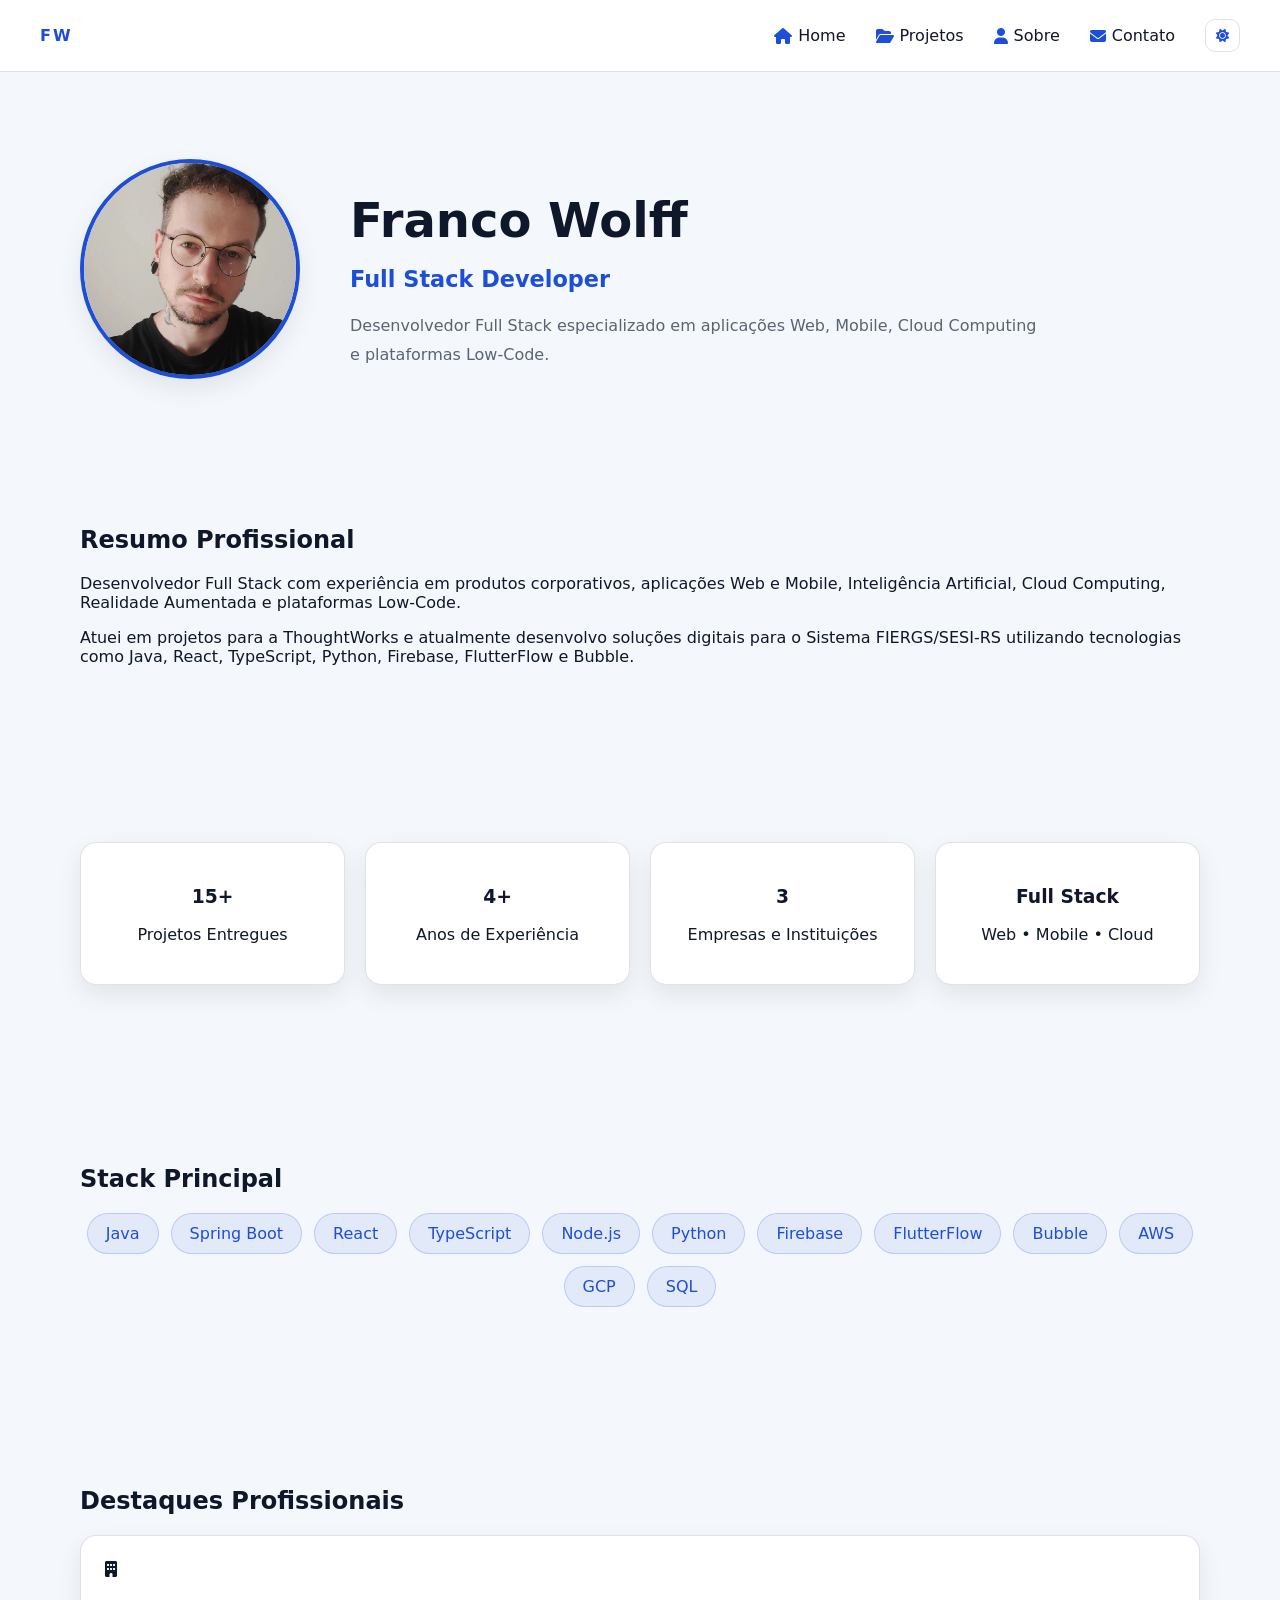
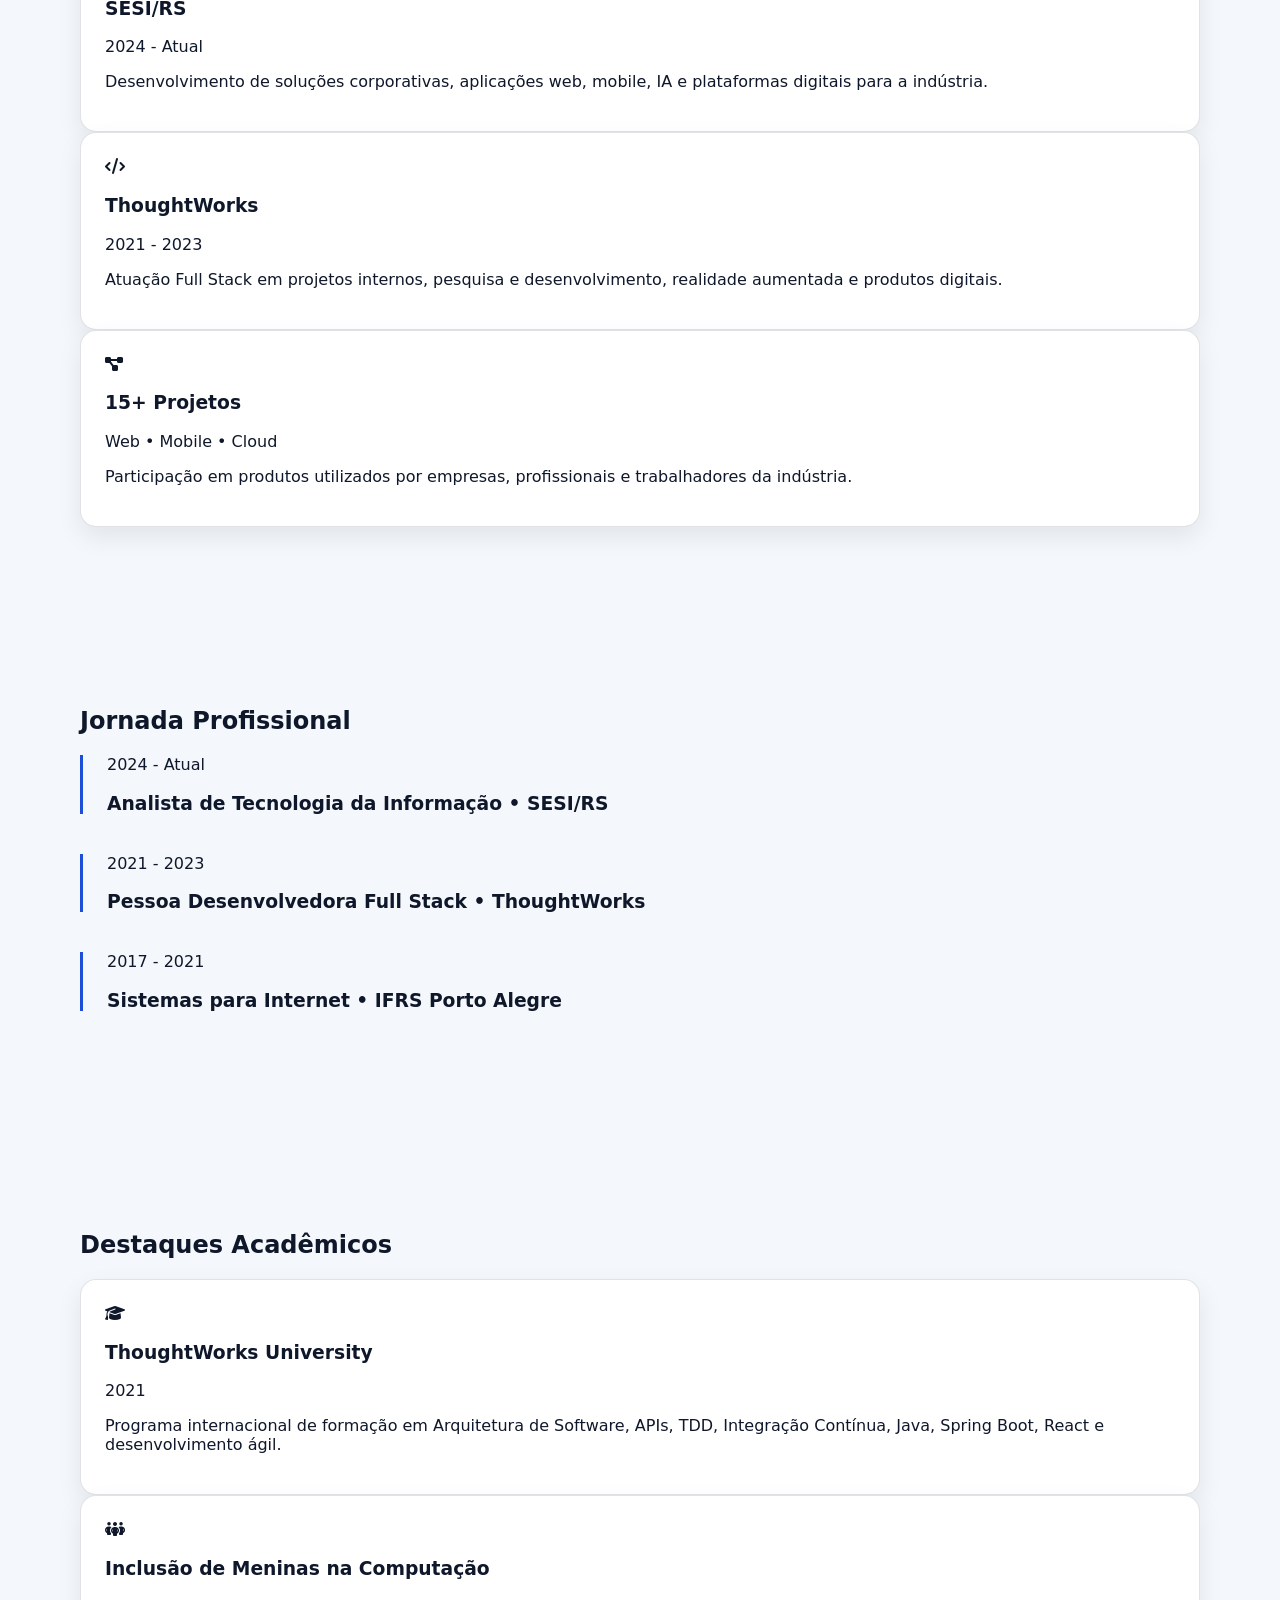
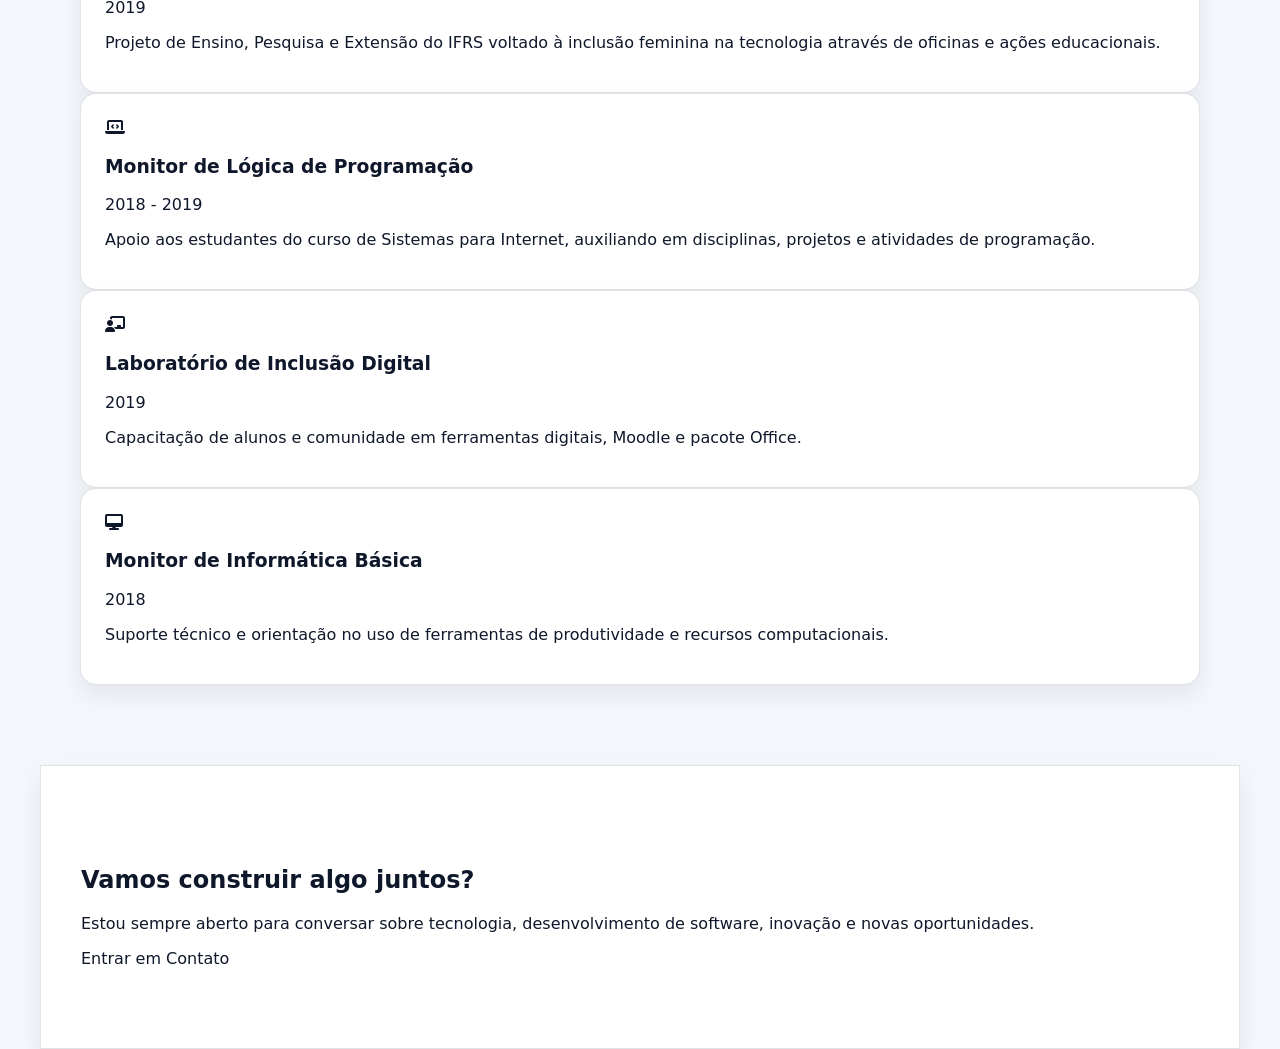
<file: about.html>
<!DOCTYPE html>
<html lang="pt-br">
<head>
    <meta charset="UTF-8">
    <meta name="viewport" content="width=device-width, initial-scale=1.0">

    <title>Sobre | Franco Wolff</title>

    <link rel="stylesheet" href="./css/global.css">
    <link rel="stylesheet" href="./css/about.css">

    <link rel="stylesheet"
        href="https://cdnjs.cloudflare.com/ajax/libs/font-awesome/6.5.0/css/all.min.css">
</head>
<body>

<div id="navbar"></div>

<section class="about-hero">

    <img
        src="./assets/images/profile.jpg"
        alt="Franco Wolff">

    <div class="about-content">

        <h1>Franco Wolff</h1>

        <h2>Full Stack Developer</h2>

        <p>
            Desenvolvedor Full Stack especializado em aplicações Web,
            Mobile, Cloud Computing e plataformas Low-Code.
        </p>

    </div>

</section>

<section class="about">

    <h2>Resumo Profissional</h2>

    <p class="hero-description">
        Desenvolvedor Full Stack com experiência em produtos corporativos,
        aplicações Web e Mobile, Inteligência Artificial, Cloud Computing,
        Realidade Aumentada e plataformas Low-Code.
    </p>

    <p class="hero-description">
        Atuei em projetos para a ThoughtWorks e atualmente desenvolvo
        soluções digitais para o Sistema FIERGS/SESI-RS utilizando
        tecnologias como Java, React, TypeScript, Python, Firebase,
        FlutterFlow e Bubble.
    </p>

</section>

<section class="metrics">

    <div class="metric-card">
        <h3>15+</h3>
        <p>Projetos Entregues</p>
    </div>

    <div class="metric-card">
        <h3>4+</h3>
        <p>Anos de Experiência</p>
    </div>

    <div class="metric-card">
        <h3>3</h3>
        <p>Empresas e Instituições</p>
    </div>

    <div class="metric-card">
        <h3>Full Stack</h3>
        <p>Web • Mobile • Cloud</p>
    </div>

</section>

<section class="skills">

    <h2>Stack Principal</h2>

    <div class="skills-grid">

        <span>Java</span>
        <span>Spring Boot</span>
        <span>React</span>
        <span>TypeScript</span>
        <span>Node.js</span>
        <span>Python</span>
        <span>Firebase</span>
        <span>FlutterFlow</span>
        <span>Bubble</span>
        <span>AWS</span>
        <span>GCP</span>
        <span>SQL</span>

    </div>

</section>

<section class="career">

    <h2>Destaques Profissionais</h2>

    <div class="highlights-grid">

        <div class="highlight-card">

            <i class="fa-solid fa-building"></i>

            <h3>SESI/RS</h3>

            <span>2024 - Atual</span>

            <p>
                Desenvolvimento de soluções corporativas,
                aplicações web, mobile, IA e plataformas
                digitais para a indústria.
            </p>

        </div>

        <div class="highlight-card">

            <i class="fa-solid fa-code"></i>

            <h3>ThoughtWorks</h3>

            <span>2021 - 2023</span>

            <p>
                Atuação Full Stack em projetos internos,
                pesquisa e desenvolvimento, realidade
                aumentada e produtos digitais.
            </p>

        </div>

        <div class="highlight-card">

            <i class="fa-solid fa-diagram-project"></i>

            <h3>15+ Projetos</h3>

            <span>Web • Mobile • Cloud</span>

            <p>
                Participação em produtos utilizados por
                empresas, profissionais e trabalhadores
                da indústria.
            </p>

        </div>

    </div>

</section>

<section class="timeline">

    <h2>Jornada Profissional</h2>

    <div class="timeline-item">

        <span>2024 - Atual</span>

        <h3>
            Analista de Tecnologia da Informação
            • SESI/RS
        </h3>

    </div>

    <div class="timeline-item">

        <span>2021 - 2023</span>

        <h3>
            Pessoa Desenvolvedora Full Stack
            • ThoughtWorks
        </h3>

    </div>

    <div class="timeline-item">

        <span>2017 - 2021</span>

        <h3>
            Sistemas para Internet
            • IFRS Porto Alegre
        </h3>

    </div>

</section>

<section class="highlights">

    <h2>Destaques Acadêmicos</h2>

    <div class="highlights-grid">

        <div class="highlight-card">

            <i class="fa-solid fa-graduation-cap"></i>

            <h3>ThoughtWorks University</h3>

            <span>2021</span>

            <p>
                Programa internacional de formação em
                Arquitetura de Software, APIs, TDD,
                Integração Contínua, Java, Spring Boot,
                React e desenvolvimento ágil.
            </p>

        </div>

        <div class="highlight-card">

            <i class="fa-solid fa-people-group"></i>

            <h3>Inclusão de Meninas na Computação</h3>

            <span>2019</span>

            <p>
                Projeto de Ensino, Pesquisa e Extensão
                do IFRS voltado à inclusão feminina na
                tecnologia através de oficinas e ações
                educacionais.
            </p>

        </div>

        <div class="highlight-card">

            <i class="fa-solid fa-laptop-code"></i>

            <h3>Monitor de Lógica de Programação</h3>

            <span>2018 - 2019</span>

            <p>
                Apoio aos estudantes do curso de Sistemas
                para Internet, auxiliando em disciplinas,
                projetos e atividades de programação.
            </p>

        </div>

        <div class="highlight-card">

            <i class="fa-solid fa-chalkboard-user"></i>

            <h3>Laboratório de Inclusão Digital</h3>

            <span>2019</span>

            <p>
                Capacitação de alunos e comunidade em
                ferramentas digitais, Moodle e pacote
                Office.
            </p>

        </div>

        <div class="highlight-card">

            <i class="fa-solid fa-desktop"></i>

            <h3>Monitor de Informática Básica</h3>

            <span>2018</span>

            <p>
                Suporte técnico e orientação no uso de
                ferramentas de produtividade e recursos
                computacionais.
            </p>

        </div>

    </div>

</section>

<section class="about-cta">

    <h2>Vamos construir algo juntos?</h2>

    <p>
        Estou sempre aberto para conversar sobre
        tecnologia, desenvolvimento de software,
        inovação e novas oportunidades.
    </p>

    <a
        href="contact.html"
        class="cta-button">

        Entrar em Contato

    </a>

</section>

<script src="./js/components.js"></script>
<script>
  loadComponent("#navbar", "./components/navbar.html");
</script>

</body>
</html>
</file>
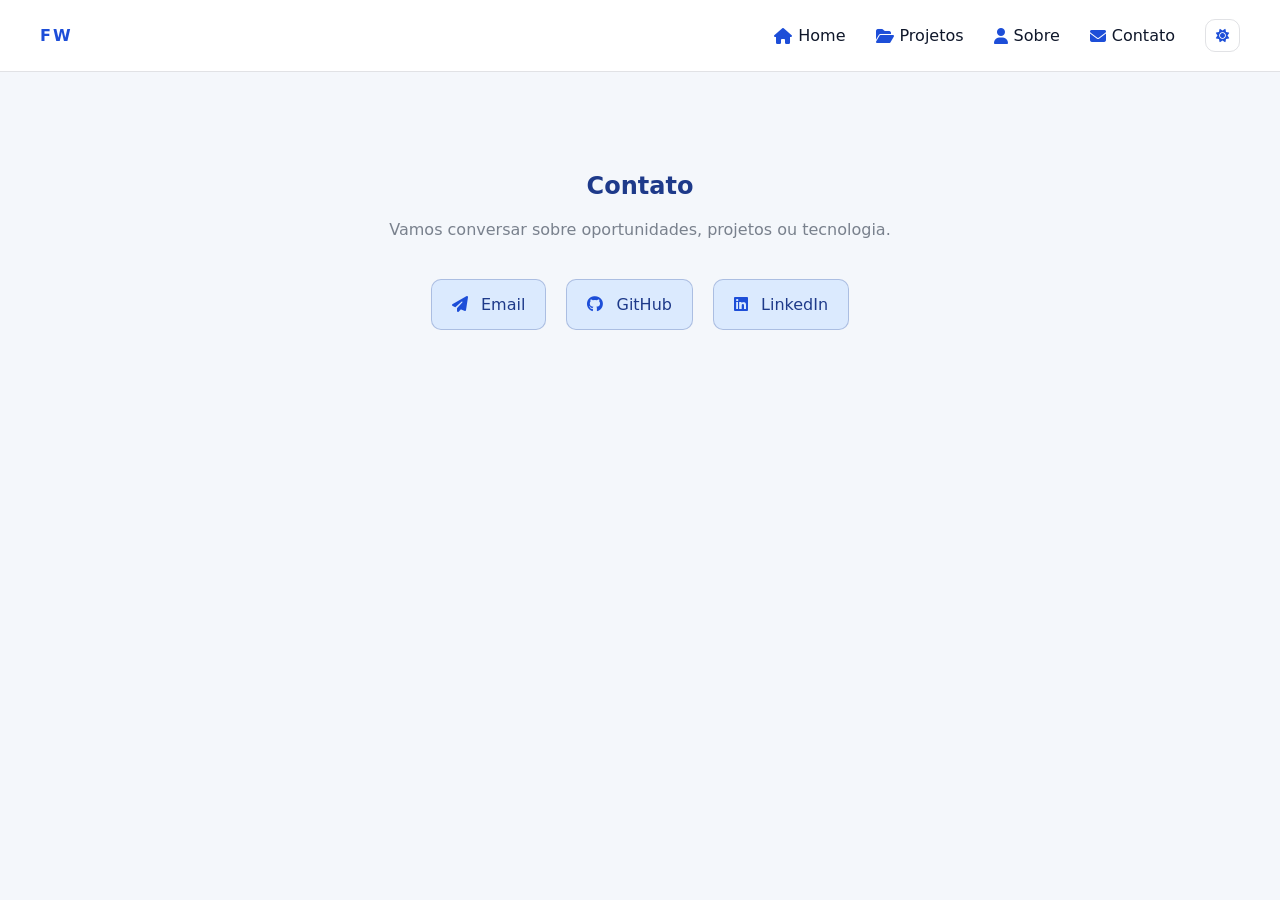
<file: contact.html>
<!DOCTYPE html>
<html lang="pt-br">
<head>
  <meta charset="UTF-8">
  <meta name="viewport" content="width=device-width, initial-scale=1.0">
  <title>Contato | Franco Wolff</title>

  <link rel="stylesheet" href="./css/global.css">
  <link rel="stylesheet" href="./css/contact.css">
  <link rel="stylesheet" href="https://cdnjs.cloudflare.com/ajax/libs/font-awesome/6.5.0/css/all.min.css">
</head>
<body>

<div id="navbar"></div>

<section class="contact">
  <h1>Contato</h1>

  <p>Vamos conversar sobre oportunidades, projetos ou tecnologia.</p>

  <div class="contact-box">
    <a href="mailto:francofwolff@gmail.com">
      <i class="fa-solid fa-paper-plane"></i> Email
    </a>

    <a href="https://github.com/ffwolff" target="_blank">
      <i class="fa-brands fa-github"></i> GitHub
    </a>

    <a href="https://linkedin.com/in/ffwolff" target="_blank">
      <i class="fa-brands fa-linkedin"></i> LinkedIn
    </a>
  </div>
</section>

<script src="./js/components.js"></script>
<script>
  loadComponent("#navbar", "./components/navbar.html");
</script>
</body>
</html>
</file>
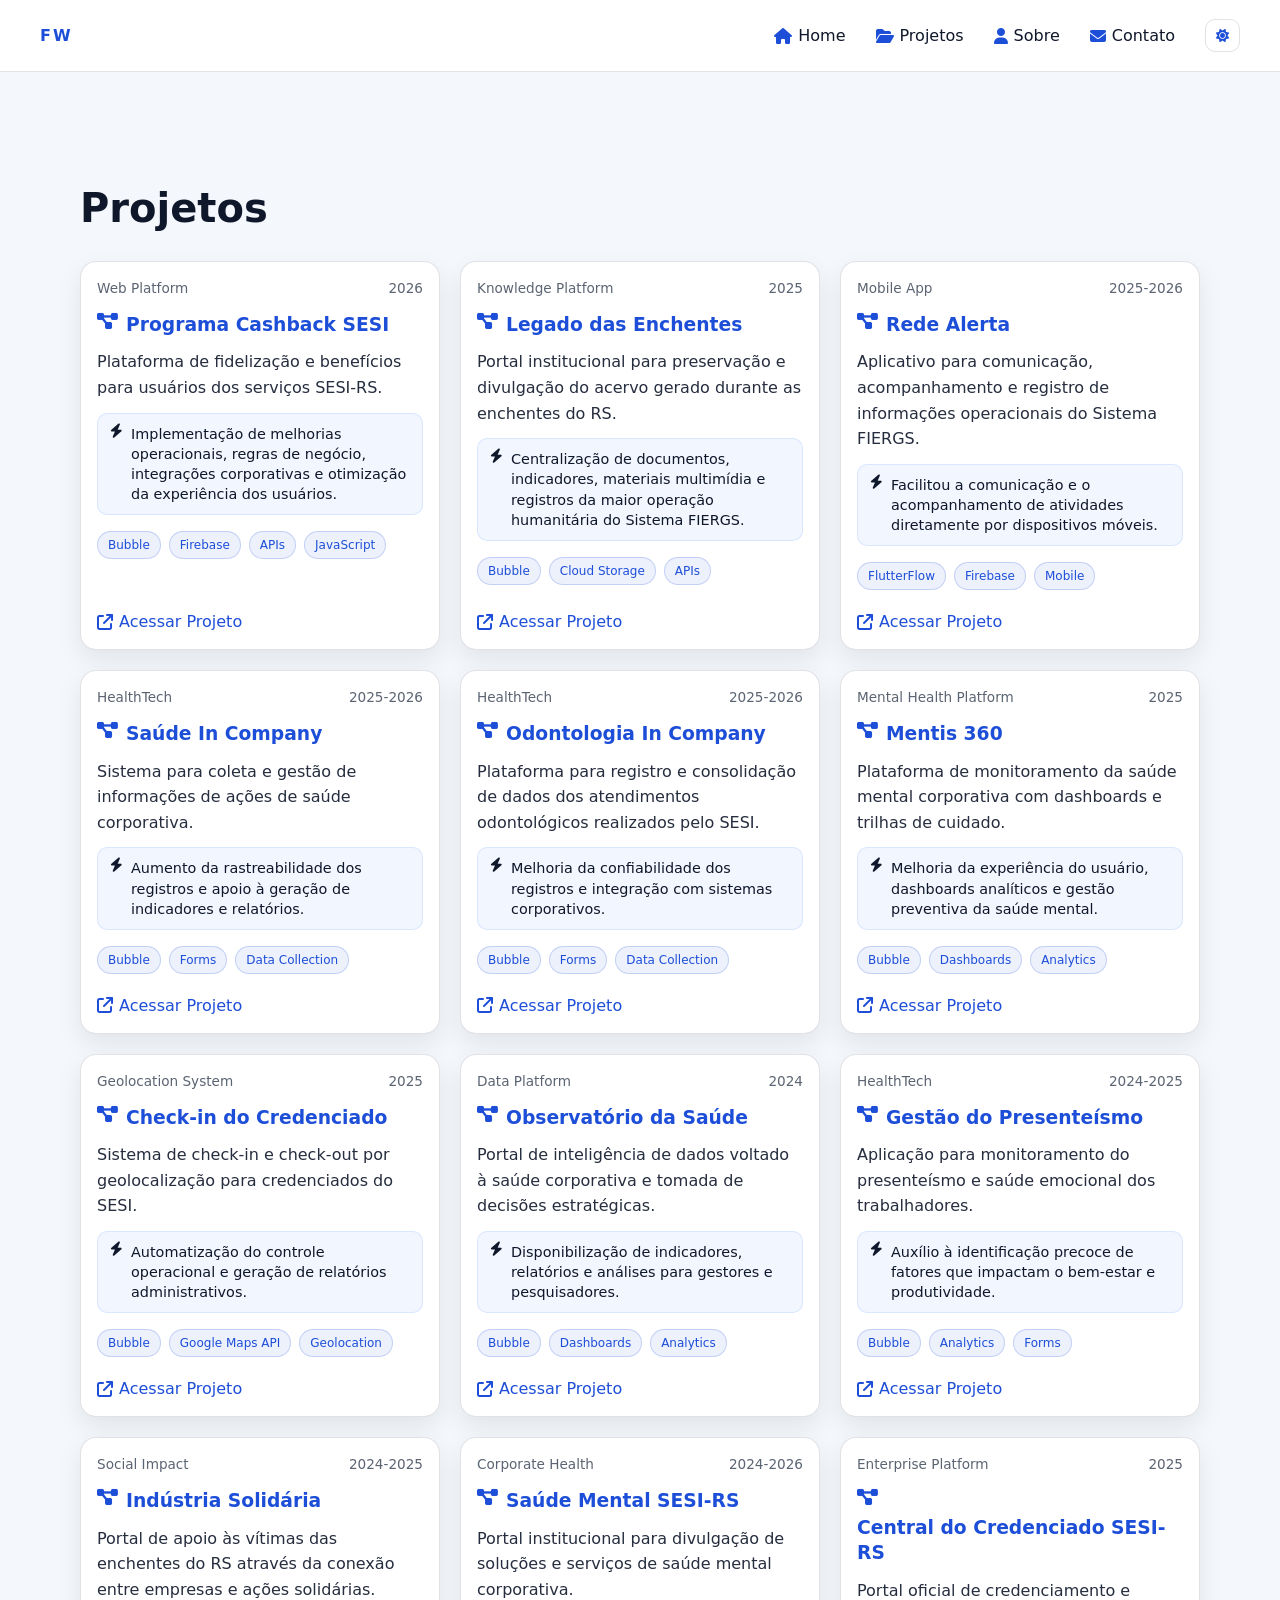
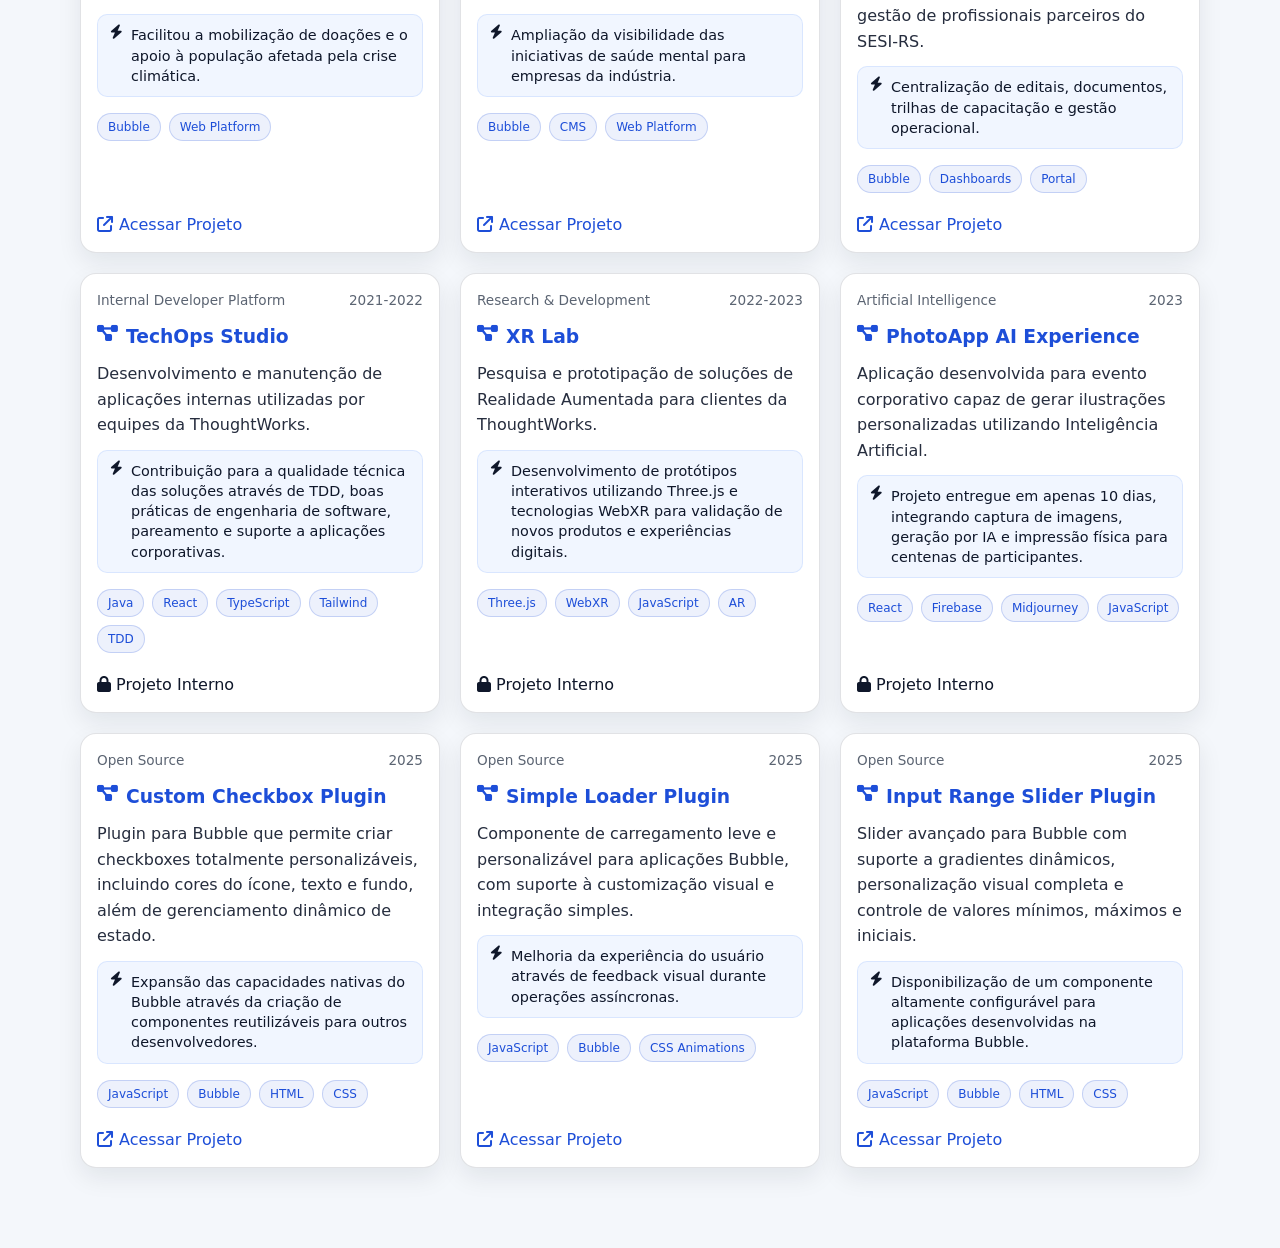
<file: projects.html>
<!DOCTYPE html>
<html>
<head>
  <meta charset="UTF-8">
  <title>Projetos</title>
  <link rel="stylesheet" href="./css/global.css">
  <link rel="stylesheet" href="./css/projects.css">
  <link rel="stylesheet" href="https://cdnjs.cloudflare.com/ajax/libs/font-awesome/6.5.0/css/all.min.css">
</head>
<body>

<div id="navbar"></div>

<section class="projects-section">
  <h1>Projetos</h1>
  <div id="projects" class="projects-grid"></div>
</section>

<script src="./js/projects.js"></script>
<script src="./js/components.js"></script>
<script>
  loadComponent("#navbar", "./components/navbar.html");
</script>
</body>
</html>
</file>
<file: css/global.css>
:root {
  --bg: #0b1220;
  --card: #111a2e;

  --text: #e6edf3;
  --muted: #9fb0c3;

  --primary: #4f8cff;
  --accent: #7c5cff;

  --border: rgba(255, 255, 255, 0.08);

  --shadow: 0 10px 30px rgba(0, 0, 0, 0.25);
}

[data-theme="light"] {
  --bg: #f4f7fb;
  --card: #ffffff;

  --text: #0f172a;
  --muted: #5b6472;

  --primary: #1d4ed8;
  --accent: #6d28d9;

  --border: rgba(15, 23, 42, 0.12);

  --shadow: 0 10px 25px rgba(15, 23, 42, 0.08);
}

* {
  box-sizing: border-box;
}

body {
  margin: 0;
  font-family: ui-sans-serif, system-ui, -apple-system, Segoe UI, Roboto, Arial;
  background: var(--bg);
  color: var(--text);
  transition: background 0.35s ease, color 0.35s ease;
}

a {
  color: var(--text);
  text-decoration: none;
  transition: 0.2s;
}

a:hover {
  color: var(--primary);
}

.navbar {
  display: flex;
  justify-content: space-between;
  align-items: center;
  padding: 18px 40px;
  background: var(--card);
  border-bottom: 1px solid var(--border);
  position: sticky;
  top: 0;
  z-index: 100;
}

.logo {
  font-weight: 700;
  color: var(--primary);
  letter-spacing: 2px;
}

nav {
  display: flex;
  align-items: center;
  gap: 10px;
}

nav a {
  display: inline-flex;
  align-items: center;
  gap: 6px;
  padding: 8px 10px;
  border-radius: 8px;
  transition: 0.2s;
}

nav a:hover {
  background: rgba(79, 140, 255, 0.08);
}

nav i {
  color: var(--primary);
}

.theme-toggle {
  background: transparent;
  border: 1px solid var(--border);
  color: var(--text);
  padding: 8px 10px;
  border-radius: 10px;
  cursor: pointer;
  margin-left: 10px;
  transition: 0.2s;
}

.theme-toggle:hover {
  border-color: var(--primary);
  color: var(--primary);
  background: rgba(79, 140, 255, 0.08);
}

.btn {
  padding: 10px 18px;
  background: var(--primary);
  color: #ffffff; 
  border-radius: 12px;

  display: inline-flex;
  align-items: center;
  gap: 8px;

  font-weight: 500;
  transition: 0.25s;

  border: 1px solid transparent;
  box-shadow: var(--shadow);
}

.btn:hover {
  background: var(--accent);
  transform: translateY(-2px);
}

.btn.secondary {
  background: transparent;
  border: 1px solid var(--border);
  box-shadow: none;
  color: var(--text);
}

.btn.secondary:hover {
  border-color: var(--primary);
  color: var(--primary);
  background: rgba(79, 140, 255, 0.08);
}

.card {
  background: var(--card);
  border: 1px solid var(--border);
  border-radius: 16px;
  padding: 20px;
  transition: 0.25s;
  box-shadow: var(--shadow);
}

.card:hover {
  transform: translateY(-6px);
  border-color: var(--primary);
}

section {
  max-width: 1200px;
  margin: 0 auto;
  padding: 80px 40px;
}

@media (max-width: 768px) {
  .navbar {
    flex-direction: column;
    gap: 10px;
    padding: 14px 20px;
  }

  section {
    padding: 60px 20px;
  }
}
</file>
<file: css/about.css>
.about-hero {
  max-width: 1200px;
  margin: 80px auto 40px;
  padding: 0 40px;

  display: flex;
  align-items: center;
  gap: 50px;
}

.about-hero img {
  width: 220px;
  height: 220px;
  border-radius: 50%;
  object-fit: cover;
  border: 4px solid var(--primary);
  box-shadow: var(--shadow);
}

.about-content h1 {
  font-size: 3rem;
  margin-bottom: 10px;
}

.about-content h2 {
  color: var(--primary);
  font-size: 1.4rem;
  margin-bottom: 20px;
}

.about-content p {
  color: var(--muted);
  line-height: 1.8;
  max-width: 700px;
}

.metric-card,
.highlight-card {
  background: var(--card);
  border: 1px solid var(--border);
  border-radius: 16px;
  padding: 24px;
  box-shadow: var(--shadow);
  transition: 0.25s;
}

.metric-card:hover,
.highlight-card:hover {
  transform: translateY(-6px);
  border-color: var(--primary);
}

.skills-grid {
  display: flex;
  flex-wrap: wrap;
  gap: 12px;
  justify-content: center;
}

.skills-grid span {
  padding: 10px 18px;
  border-radius: 999px;

  background: rgba(29, 78, 216, 0.08);
  border: 1px solid rgba(29, 78, 216, 0.2);

  color: var(--primary);
  font-weight: 500;

  white-space: nowrap;
  display: inline-flex;
  align-items: center;
}

.timeline-item {
  border-left: 3px solid var(--primary);
  padding-left: 24px;
  margin-bottom: 40px;
}

.timeline-item::before {
  content: "";
  position: absolute;
  left: -8px;
  top: 5px;
  width: 14px;
  height: 14px;
  border-radius: 50%;
  background: var(--primary);
}

.about-cta {
  background: var(--card);
  border: 1px solid var(--border);
  box-shadow: var(--shadow);
}

.metrics {
  display: grid;
  grid-template-columns: repeat(4, 1fr);
  gap: 20px;
  margin: 80px auto;
  padding: 0 40px;
}

.metric-card {
  text-align: center;
}

@media (max-width: 900px) {
  .metrics {
    grid-template-columns: repeat(2, 1fr);
  }
}

@media (max-width: 768px) {
  .about-hero {
    flex-direction: column;
    text-align: center;
  }

  .metrics {
    grid-template-columns: 1fr;
  }
}
</file>
<file: css/contact.css>
.contact {
  padding: 80px 40px;
  text-align: center;
}

.contact h1 {
  color: var(--primary);
  transition: color 0.3s ease;
}

.contact p {
  opacity: 0.7;
  margin-bottom: 40px;
}

.contact-box {
  display: flex;
  justify-content: center;
  gap: 20px;
}

.contact-box a {
  background: rgba(58, 61, 92, 0.6);
  border: 1px solid rgba(141, 153, 174, 0.2);
  padding: 15px 20px;
  border-radius: 10px;
  transition: 0.25s ease;
  color: var(--text);
}

.contact-box a:hover {
  border-color: var(--primary);
  color: var(--primary);
  transform: translateY(-2px);
}

.contact-box i {
  margin-right: 8px;
  color: var(--primary);
}

[data-theme="light"] .contact h1 {
  color: #1e3a8a; 
}

[data-theme="light"] .contact p {
  opacity: 0.8;
  color: var(--muted);
}

[data-theme="light"] .contact-box a {
  background: #dbeafe; 
  border: 1px solid rgba(30, 58, 138, 0.25);
  color: #1e3a8a;
}

[data-theme="light"] .contact-box a:hover {
  background: #bfdbfe;
  border-color: #1e3a8a;
  color: #1e3a8a;
  transform: translateY(-2px);
}
</file>
<file: css/projects.css>
.projects-section {
  max-width: 1200px;
  margin: 0 auto;
  padding: 80px 40px;
}

.projects-section h1 {
  font-size: 2.5rem;
  margin-bottom: 30px;
}

.projects-grid {
  display: grid;
  grid-template-columns: repeat(auto-fill, minmax(340px, 1fr));
  gap: 20px;
}

.project-card {
  background: var(--card);
  border: 1px solid var(--border);
  border-radius: 16px;
  padding: 18px 16px;
  transition: 0.25s;
  box-shadow: var(--shadow);
  display: flex;
  flex-direction: column;
  gap: 12px;
}

.project-card:hover {
  transform: translateY(-6px);
  border-color: var(--primary);
}

.project-header {
  display: flex;
  justify-content: space-between;
  align-items: center;
  font-size: 0.85rem;
  color: var(--muted);
  margin-bottom: 4px;
}

.project-card h3 {
  color: var(--primary);
  margin: 0;
  line-height: 1.3;
  display: flex;
  align-items: flex-start;
  gap: 8px;
  line-height: 1.35;
  flex-wrap: wrap;
}

.project-card p {
  color: var(--text);
  opacity: 0.9;
  line-height: 1.6;
  margin: 0;
}

.impact {
  display: flex;
  align-items: flex-start;
  gap: 8px;

  padding: 10px 12px;
  border-radius: 10px;

  background: rgba(79, 140, 255, 0.08);
  border: 1px solid rgba(79, 140, 255, 0.15);

  font-size: 0.9rem;
  line-height: 1.4;
}

.stack {
  display: flex;
  flex-wrap: wrap;
  gap: 8px;
  margin-top: 4px;
}

.stack span {
  background: rgba(29, 78, 216, 0.08);
  border: 1px solid rgba(29, 78, 216, 0.2);
  color: var(--primary);
  border-radius: 999px;
  padding: 6px 10px;
  font-size: 0.75rem;
  white-space: nowrap;
}

.project-link {
  color: var(--primary);
  text-decoration: none;
  display: inline-flex;
  align-items: center;
  gap: 6px;
}

.project-link:hover {
  opacity: 0.8;
}

.project-footer {
  margin-top: auto;
  padding-top: 10px;
  display: flex;
  justify-content: flex-start;
}

@media (max-width: 768px) {

  .projects-section {
    width: 100%;
    max-width: 100%;
    padding: 32px 16px;
  }

  .projects-section h1 {
    text-align: center;
    margin-bottom: 24px;
  }

  .projects-grid {
    display: flex;
    flex-direction: column;
    gap: 16px;
    width: 100%;
  }

  .project-card {
    width: 100%;
    padding: 18px;
  }

}
</file>
